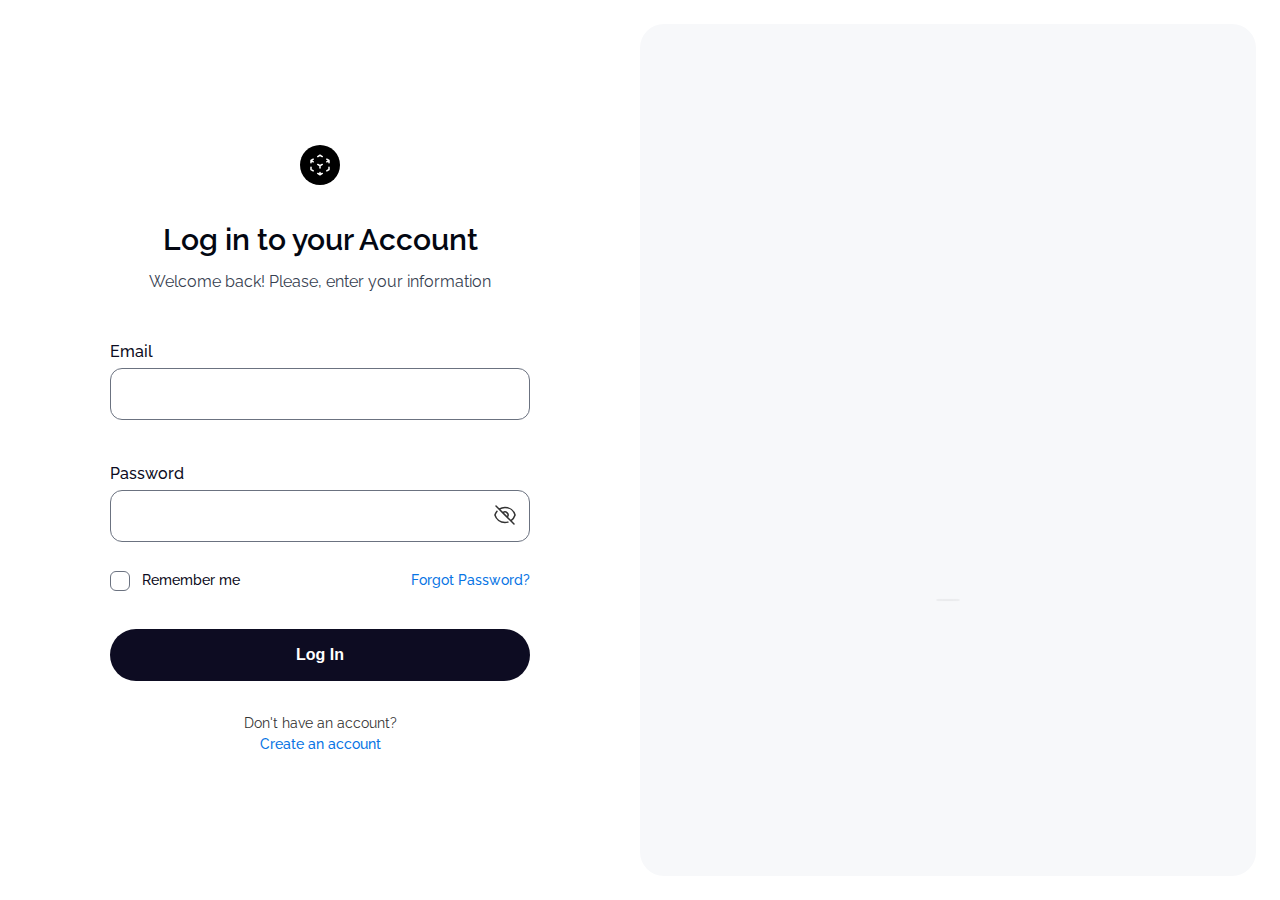
<file: LES PLATEFORMES/plateforme client/index_formulaire.html>
<!DOCTYPE html>
<html lang="en" >
<head>
  <meta charset="UTF-8">
  <title>CodePen - Login form</title>
  <link rel="stylesheet" href="./style.css">

</head>
<body>
<!-- partial:index.partial.html -->
<main>
        <section class="form">
            <div class="logo">
                <svg xmlns="http://www.w3.org/2000/svg" fill="none" viewBox="0 0 24 24" stroke-width="1.5" stroke="currentColor">
                    <path stroke-linecap="round" stroke-linejoin="round" d="M21 7.5l-2.25-1.313M21 7.5v2.25m0-2.25l-2.25 1.313M3 7.5l2.25-1.313M3 7.5l2.25 1.313M3 7.5v2.25m9 3l2.25-1.313M12 12.75l-2.25-1.313M12 12.75V15m0 6.75l2.25-1.313M12 21.75V19.5m0 2.25l-2.25-1.313m0-16.875L12 2.25l2.25 1.313M21 14.25v2.25l-2.25 1.313m-13.5 0L3 16.5v-2.25" />
                </svg>      
            </div>
            <h1 class="form__title">Log in to your Account</h1>
            <p class="form__description">Welcome back! Please, enter your information</p>

            <form>
                <label class="form-control__label">Email</label>
                <input type="email" class="form-control">
        
                <label class="form-control__label">Password</label>
                <div class="password-field">
                    <input type="password" class="form-control" minlength="4" id="password">
                    <svg xmlns="http://www.w3.org/2000/svg" fill="none" viewBox="0 0 24 24" stroke-width="1.5" stroke="currentColor">
                        <path stroke-linecap="round" stroke-linejoin="round" d="M3.98 8.223A10.477 10.477 0 001.934 12C3.226 16.338 7.244 19.5 12 19.5c.993 0 1.953-.138 2.863-.395M6.228 6.228A10.45 10.45 0 0112 4.5c4.756 0 8.773 3.162 10.065 7.498a10.523 10.523 0 01-4.293 5.774M6.228 6.228L3 3m3.228 3.228l3.65 3.65m7.894 7.894L21 21m-3.228-3.228l-3.65-3.65m0 0a3 3 0 10-4.243-4.243m4.242 4.242L9.88 9.88" />
                    </svg>
                </div>
                <div class="password__settings">
                    <label class="password__settings__remember">
                        <input type="checkbox">
                        <span class="custom__checkbox">
                            <svg xmlns="http://www.w3.org/2000/svg" fill="none" viewBox="0 0 24 24" stroke-width="2" stroke="currentColor" class="w-6 h-6">
                                <path stroke-linecap="round" stroke-linejoin="round" d="M4.5 12.75l6 6 9-13.5" />
                            </svg>                              
                        </span>
                        Remember me
                    </label>
        
                    <a href="#">Forgot Password?</a>
                </div>
        
                
            </form><form action="index.html">
              <button type="submit" class="form__submit">Log In</button>
            </form>
        
            <p class="form__footer">
                Don't have an account?<br> <a href="#">Create an account</a>
            </p>
        </section>
        
        
        <section class="form__animation">
            <div id="ball">
                <div class="ball">
                    <div id="face">
                        <div class="ball__eyes">
                            <div class="eye_wrap"><span class="eye"></span></div>
                            <div class="eye_wrap"><span class="eye"></span></div>
                        </div>
                        <div class="ball__mouth"></div>
                    </div>
                </div>
              </div>
              <div class="ball__shadow"></div>
        </section>
    </main>
<!-- partial -->
 <style>
    @import url('https://fonts.googleapis.com/css2?family=Poppins:ital,wght@0,100;0,400;0,500;0,600;0,700;1,100&display=swap');

:root {
  font-family: 'Poppins', sans-serif;
  line-height: 1.5;
  font-weight: 400;

  color-scheme: #000;
  background-color: #242424;

  font-synthesis: none;
  text-rendering: optimizeLegibility;
}

* {
  box-sizing: border-box;
}

body {
  width: 100vw;
  height: 100vh;
  background: #fff;
  padding: 0;
  margin: 0;
}

main {
  height: 100%;
  display: grid;
  grid-template-columns: repeat(2, minmax(0, 1fr));
  padding: 24px;
}

section {
  display: flex;
  flex-direction: column;
  align-items: center;
  justify-content: center;
}

.form {
  padding-right: 24px;
}

.form__title {
  text-align: center;
  color: #030712;
  font-weight: 600;
  font-size: 30px;
  margin: 0 0 8px;
}

.form__description {
  color: #374151;
  text-align: center;
  margin: 0 0 32px;
}

.form__animation {
  background-color: #f7f8fa;
  border-radius: 24px;
  overflow: hidden;
}

.logo {
  width: 40px;
  height: 40px;
  border-radius: 100%;
  background: #000;
  color: #fff;
  display: flex;
  align-items: center;
  justify-content: center;
  margin-bottom: 32px;
}

.logo svg {
  width: 24px;
  height: 24px;
}

form {
  width: 100%;
  max-width: 420px;
}

.form-control__label {
  display: block;
  margin: 14px 0 4px;
  color: #0d0c22;
  font-weight: 500;
}

.form-control {
  height: 52px;
  display: block;
  width: 100%;
  border: 1px solid #6b7280;
  padding: 18px 20px;
  transition: outline 200ms ease, box-shadow 200ms ease;
  border-radius: 12px;
  outline: none;
  background-color: #fff;
  color: #0d0c22;
  margin-bottom: 28px;
  font-size: 16px;
}

.form-control:focus {
  border-color: #0d0c22;
  box-shadow: 0 0 0 4px rgb(0 0 0 / 10%);
}

.form-control:user-invalid {
  border-color: #dc2626;
}

.form-control:user-invalid:focus {
  border-color: #dc2626;
  box-shadow: 0 0 0 4px rgb(220, 38, 38, .1);
}

.password-field {
  position: relative;
}

.password-field svg {
  position: absolute;
  width: 24px;
  height: 24px;
  right: 13px;
  top: 13px;
}

.form__submit {
  height: 52px;
  width: 100%;
  display: block;
  background: #0d0c22;
  border-radius: 100px;
  border: none;
  color: #fff;
  font-weight: 600;
  font-size: 16px;
  cursor: pointer;
  transition: .2s;
}

.form__submit:hover {
  box-shadow: 0 -1px 10px rgba(13,12,34, 0.3);
}

.password__settings {
  display: flex;
  justify-content: space-between;
  margin-bottom: 28px;
}

.password__settings__remember {
  font-size: 14px;
  color: #0d0c22;
  font-weight: 500;
  display: flex;
  align-items: center;
  cursor: pointer;
}

.password__settings__remember input {
  width: 0;
  height: 0;
  opacity: 0;
  margin: 0;
}

.custom__checkbox {
  width: 20px;
  height: 20px;
  border-radius: 6px;
  border: 1px solid #6b7280;
  margin-right: 12px;
  display: flex;
  align-items: center;
  justify-content: center;
  transition: .2s;
}

.custom__checkbox svg {
  transform: scale(0);
  width: 16px;
  height: 16px;
}

input:focus + .custom__checkbox {
  border-color: #0d0c22;
  box-shadow: 0 0 0 4px rgb(0 0 0 / 10%);
}

input:checked + .custom__checkbox svg {
  transform: scale(1);
}

a {
  font-size: 14px;
  color: #0875e4;
  font-weight: 500;
  text-decoration: none;
}

.form__footer {
  font-size: 14px;
  text-align: center;
  margin: 32px 0 0;
}

.ball {
  width: 300px;
  height: 300px;
  padding: 1px;
  border-radius: 100%;
  background: #0875e4;
  animation: bounce 3s ease-out forwards;
  transform: translateY(calc(-50vh - 116px));
}

@keyframes bounce {
  5% {
    height: 300px;
    width: 300px;
  }
  10% {
    height: 300px;
    width: 280px;
  }
  15% {
    height: 280px;
    width: 320px;
    transform: translateY(0);
  }
  20%{
    height: 300px;
    width: 320px;
  }
  25% {
     transform: translateY(-200px);
  }
  30% {
    height: 300px;
    width: 300px;
  }
  35% {
    height: 300px;
    width: 280px;
  }
  40% {
    height: 280px;
    width: 320px;
    transform: translateY(0);
  }
  45%{
    height: 300px;
    width: 320px;
  }
  50% {
     transform: translateY(-160);
  }
  55% {
    height: 300px;
    width: 300px;
  }
  60% {
    height: 300px;
    width: 280px;
  }
  65% {
    height: 280px;
    width: 320px;
    transform: translateY(0);
  }
  70%{
    height: 300px;
    width: 320px;
  }
  75% {
     transform: translateY(-60px);
  }
  80% {
    height: 300px;
    width: 280px;
  }
  85% {
    height: 280px;
    width: 320px;
    transform: translateY(-20px);
  }
  90%{
    height: 300px;
    width: 320px;
  }
  100% {
     transform: translateY(0);
  }
}

.ball__eyes {
  display: flex;
  gap: 60px;
  margin-top: 50px;
  justify-content: center;
}

.eye {
  background: #fff;
  width: 30px;
  height: 30px;
  border-radius: 100%;
  padding: 3px;
  display: block;
}

.eye:before {
  content: "";
  width: 15px;
  height: 15px;
  background: #000;
  border-radius: 100%;
  display: block;
}

.ball__mouth {
  width: 30px;
  height: 30px;
  border-radius: 100%;
  background: #000;
  margin: 10px auto;
  clip-path: polygon(100% 50%, 100% 100%, 0 100%, 0 50%);
  transition: .3s;
}

.eye_wrap {
  overflow: hidden;
  animation: blink 5s infinite;
  width: 30px;
  height: 30px;
  transition: .3s;;
}

#face, #ball {
  transition: .3s;
}

#ball.sad .eye_wrap:first-child {
  clip-path: polygon(67% 0, 100% 0, 100% 50%, 100% 100%, 0 100%, 0% 50%);
}

#ball.sad .eye_wrap:last-child {
  clip-path: polygon(0 0, 43% 0, 100% 50%, 100% 100%, 0 100%, 0% 50%);
}

#ball.sad .ball__mouth {
  transform: scaleY(-1.05);
}

#ball.sad {
  animation: shake 1.5s;
}

@keyframes shake {
  0% {
      transform: rotateY(0);
  }
  25% {
      transform: rotateY(-15deg);
  }
  50% {
      transform: rotateY(15deg);
  }
  100% {
      transform: rotateY(0);
  }
}

@keyframes blink {
  0%, 100% {
      transform: scale(1, .05);
  }
  5%,
  95% {
      transform: scale(1, 1);
  }
}

.ball__shadow {
  background: rgb(0 0 0 / 5%);
  box-shadow: 0 0 10px rgb(0 0 0 / 6%);
  height: 20px;
  width: 240px;
  border-radius: 50%;
  transform: scale(0.1);
  animation: shrink 3s forwards;
}

@keyframes shrink {
  5%, 25%, 50%, 75% {
    transform: scale(0.1);
  }
  15%, 40%, 65%, 100% {
    transform: scale(1.1);
  }
}

#ball.look_at {
  transform: rotate(-17deg);
}

@media (max-width: 768px) {
  .form__animation {
    position: fixed;
    background: none;
    right: 0;
    bottom: 0;
  }

  .form__title {
    font-size: 28px;
  }

  .ball {
    width: 100px;
    height: 100px;
    animation: roll_out 1s ease-out forwards;
    transform: translate(103px, 0);
  }

  @keyframes roll_out {
    0% {
      transform: translate(103px, 0) rotate(0);
    }
    100% {
      transform: translate(0, 0) rotate(-360deg);
    }
  }

  .ball__eyes {
    gap: 12px;
    margin-top: 24px;
  }

  .ball__mouth {
    width: 20px;
    height: 20px;
    margin: -1px auto;
  }

  .eye, .eye_wrap {
    width: 20px;
    height: 20px;
  }
  .eye:before {
    width: 10px;
    height: 10px;
  } 

  .ball__shadow {
    display: none;
  }

  main {
    display: block;
    padding: 40px 16px;
  }

  .form {
    padding: 0;
    height: 100%;
  }

  .form__description {
    margin-bottom: 16px;
  }
  
  #face {
    transform: none !important;
  }
}
 </style>
  
  <script>
    const passwordField = document.getElementById("password")

    const handleMouseMove = event => {
        if (!document.querySelector("#password:is(:focus)") && !document.querySelector("#password:is(:user-invalid)")) {
            const eyes = document.getElementsByClassName('eye')
      
            for (let eye of eyes) {
                   const x = eye.getBoundingClientRect().left + 10;
                   const y = eye.getBoundingClientRect().top + 10;
                   const rad = Math.atan2(event.pageX - x, event.pageY - y);
                   const rot = (rad * (180 / Math.PI) * -1) + 180;
            
                   eye.style.transform = `rotate(${rot}deg)`;
                }
        }
    }
    
    const handleFocusPassword = event => {
        document.getElementById('face').style.transform = 'translateX(30px)'
        const eyes = document.getElementsByClassName('eye')
    
        for (let eye of eyes) {
            eye.style.transform = `rotate(100deg)`;
         }
    }
    
    const handleFocusOutPassword = event => {
        document.getElementById('face').style.transform = 'translateX(0)'
        if(event.target.checkValidity()) {
            document.getElementById('ball').classList.toggle('sad')
        } else {
            document.getElementById('ball').classList.toggle('sad')
            const eyes = document.getElementsByClassName('eye')
      
            for (let eye of eyes) {
                   eye.style.transform = `rotate(215deg)`;
                }
        }
    }

    
    
    document.addEventListener("mousemove", event => handleMouseMove(event))
    passwordField.addEventListener('focus', event => handleFocusPassword(event))
    passwordField.addEventListener('focusout', event => handleFocusOutPassword(event))
    
    document.getElementById('submit').addEventListener("mouseover", event => document.getElementById('ball').classList.toggle('look_at'))
    document.getElementById('submit').addEventListener("mouseout", event => document.getElementById('ball').classList.toggle('look_at'))

    document.getElementById("loginForm").addEventListener("submit", function(event) {
      event.preventDefault(); // Pour empêcher l'envoi du formulaire par défaut
      window.location.href = "index.html"; // Redirection vers index.html
    });
  </script>

</body>
</html>
</file>
<file: LES PLATEFORMES/plateforme client/style.css>
@import url("https://fonts.googleapis.com/css2?family=Raleway:wght@100;200;300;400;500;600;700;800;900&display=swap");

body {
    font-family: Arial, sans-serif;
    background-color: #f0f8ff;
    color: #333;
    margin: 0;
    padding: 0;
}
  
.container {
    display: flex;
    height: 100vh;
    box-shadow: 0 0 10px rgba(233, 8, 8, 0.1);
    overflow-y: auto;
    max-height: 90vh;
}
  
.sidebar {
    background-color: #1e90ff;
    color: white;
    padding: 20px;
    width: 250px;
    height: 620px;
    box-shadow: 2px 0 5px rgba(217, 250, 33, 0.1);
  
}
  
.sidebar h2 {
    margin-top: 0;
}
  
.sidebar ul {
    list-style-type: none;
    padding: 0;
}
  
.sidebar ul li {
    margin: 10px 0;
    
}
  
.sidebar ul li a {
    color: yellow;
    text-decoration: none;
    cursor: pointer; 
    display: block;
    padding: 7px;
    background-color: #1e90ff;
    border-radius: 4px;
    transition: background-color 0.3s ease;
}
  
.sidebar ul li a:hover {
    background-color:#0b151f ;
}
.sidebar a.active,
  .sidebar a:hover {
      background-color: #053f81; /* Change to your desired background color */
}
  
.content{
    flex-grow: 1;
    padding: 20px;
    background-color: #fff;
    display: none;
}
.content.active{
    display: block;
}
  
  
@keyframes scroll-left {
    from {
        transform: translateX(100%); /* Start the text off-screen on the right */
    }
    to {
        transform: translateX(-100%); /* Move the text off-screen on the left */
    }
}
  
  
.main-content {
    flex-grow: 1;
    padding: 20px;
    overflow-y: auto;
}
  
.hidden {
    display: none;
}
  
table {
    width: 100%;
    border-collapse: collapse;
    margin-top: 20px;
}
  
table, th, td {
    border: 1px solid #ccc;
}
  
th, td {
    padding: 10px;
    text-align: left;
}
  
th {
    background-color: #1e90ff;
    color: white;
}
  
button {
    background-color: #1e90ff;
    color: white;
    border: none;
    padding: 10px 20px;
    cursor: pointer;
    margin-top: 10px;
}
  
button:hover {
    background-color: #0c74d4;
}
  
form {
    display: flex;
    flex-direction: column;
}
  
form.form-grid {
    display: grid;
    grid-template-columns: 1fr 1fr;
    gap: 20px;
}
  
form.form-grid label {
    margin: 10px 0 5px;
}
  
form.form-grid input, form.form-grid textarea {
    padding: 10px;
    border: 1px solid #ccc;
    border-radius: 5px;
}
  
form.form-grid textarea {
    resize: vertical;
    grid-column: span 2;
}
  
form.form-grid button {
    grid-column: span 2;
    align-self: flex-start;
}
  
.notification {
    background-color: #4caf50;
    color: white;
    padding: 15px;
    margin-bottom: 20px;
    border-radius: 5px;
    position: absolute;
    top: 20px;
    right: 20px;
    z-index: 1000;
}
  
input[type="text"] {
    padding: 10px;
    border: 1px solid #ccc;
    border-radius: 5px;
    width: 100%;
    margin-bottom: 20px;
}
#historique-form, #historique-list {
    flex: 1;
    padding: 30px;
    background-color: #fff;
    box-shadow: 0 0 10px rgba(0, 0, 0, 0.1);
    border-radius: 8px;
}
  
  h2 {
    border-bottom: 2px solid #007BFF;
    padding-bottom: 10px;
    margin-bottom: 20px;
    color: #333;
  }
  
  .form-grid {
    display: grid;
    grid-template-columns: 1fr 2fr;
    gap: 15px;
  }
  
  .form-grid label {
    margin-bottom: 5px;
    font-weight: bold;
  }
  
  .form-grid input, .form-grid textarea {
    width: 100%;
    padding: 10px;
    border: 1px solid #ddd;
    border-radius: 4px;
  }
  
  .form-grid textarea {
    resize: vertical;
    height: 100px;
  }
  
  /* Ajoutez ce CSS à votre fichier styles.css ou dans une balise <style> dans le <head> */
  .timeline {
    display: flex;
    flex-direction: row;
    justify-content: space-between;
    align-items: center;
    margin-top: 20px;
    padding: 0;
    list-style-type: none;
  }
  
  .timeline-item {
    text-align: center;
    flex: 1;
    position: relative;
    padding: 10px;
  }
  
  .timeline-item:not(:last-child)::after {
    content: '→'; /* ou utilisez une icône de flèche */
    position: absolute;
    right: -20px;
    top: 50%;
    transform: translateY(-50%);
    color: #000;
    font-size: 24px;
  }
  
  .timeline-item input[type="checkbox"] {
    margin-top: 10px;
  }
  
  .timeline-item input[type="date"] {
    width: 100%;
    margin-bottom: 5px;
  }
  
  
  button {
    padding: 10px 15px;
    border: none;
    border-radius: 4px;
    color: #fff;
    background-color: #007BFF;
    font-size: 1em;
    cursor: pointer;
    margin-right: 10px;
  }
  
  button[type="reset"] {
    background-color: #6c757d;
  }
  
  button:hover {
    opacity: 0.9;
  }
  
  button:active {
    opacity: 0.8;
  }
  
  table {
    width: 100%;
    border-collapse: collapse;
    margin-top: 20px;
  }
  
  th, td {
    border: 1px solid #ddd;
    padding: 10px;
    text-align: left;
  }
  
  th {
    background-color: #f4f4f4;
    color: #333;
  }
  
  tr:nth-child(even) {
    background-color: #f9f9f9;
  }
  
  .hidden {
    display: none;
  }

   :root {
    --primary-color: #6eb0ec;
    --text-dark: #111827;
    --text-light: #6b7280;
    --white: #ffffff;
    --max-width: 1200px;
  }
  
  *{
    padding: 0;
    margin: 0;
    box-sizing: border-box;
  }
  
  img {
    display: flex;
    width: 100%;
  }
  
  a {
    text-decoration: none;
    transition: 0.3s;
  }
  
  body {
    font-family: "Raleway", sans-serif;
  }
  
  nav {
    max-width: var(--max-width);
    margin-inline: auto;
    padding: 1rem;
    display: flex;
    flex-direction: column;
    align-items: center;
    justify-content: space-between;
    gap: 2rem 1rem;
    border-bottom: 1px solid var(--text-light);
  }
  
  .nav__logo {
    display: flex;
    align-items: center;
    gap: 0.5rem;
    font-size: 1.5rem;
    font-weight: 700;
    color: var(--primary-color);
  }
  
  .nav__logo div {
    width: 40px;
    aspect-ratio: 1;
    display: grid;
    place-content: center;
    font-size: 1.5rem;
    line-height: 1rem;
    color: var(--white);
    background-color: var(--primary-color);
    border-radius: 100%;
  }
  
  .nav__socials {
    list-style: none;
    display: flex;
    align-items: center;
    justify-content: center;
    gap: 1rem;
  }
  
  .nav__socials a {
    padding: 5px 7px;
    font-size: 1.5rem;
    color: var(--text-dark);
    background-color: #efeaee;
    border-radius: 100%;
  }
  
  .nav__socials a:hover {
    color: var(--white);
    background-color: var(--text-light);
  }
  
  .nav__contact {
    display: flex;
    align-items: center;
    justify-content: center;
    gap: 1rem;
  }
  
  .nav__contact__card {
    display: flex;
    align-items: center;
    gap: 0.5rem;
  }
  
  .nav__contact__card span {
    font-size: 2rem;
    color: var(--primary-color);
  }
  
  .nav__contact__card p {
    margin-bottom: 5px;
    font-size: 0.9rem;
    font-weight: 600;
    color: var(--text-light);
  }
  
  .nav__contact__card h4 {
    font-size: 1rem;
    font-weight: 700;
    color: var(--text-dark);
  }
  
  .header__container {
    max-width: var(--max-width);
    margin: auto;
    padding: 2rem 1rem;
    display: grid;
    gap: 2rem;
    text-align: center;
  }
  
  .header__container h1 {
    margin-bottom: 1rem;
    font-size: 4rem;
    font-weight: 700;
    line-height: 5rem;
    color: var(--text-dark);
  }
  
  .header__container h1 span {
    color: var(--primary-color);
  }
  
  .header__container p {
    margin-bottom: 2rem;
    font-size: 1rem;
    font-weight: 500;
    line-height: 1.75rem;
  }
  
  .header__container form {
    display: flex;
    align-items: center;
    justify-content: space-between;
    flex-direction: column;
    gap: 1rem 0;
    background-color: #f6f4f7;
    border-radius: 10px;
  }
  
  .header__container .input__row {
    padding: 1rem;
    display: flex;
    align-items: center;
    gap: 1rem;
    flex: 1;
  }
  
  .header__container .input__group {
    display: flex;
    align-items: center;
    gap: 10px;
  }
  
  .header__container .input__group span {
    color: var(--text-dark);
  }
  
  .header__container input {
    width: 100%;
    outline: none;
    border: none;
    font-size: 1rem;
    background-color: transparent;
  }
  
  .header__container button {
    width: 100%;
    padding: 1rem 2rem;
    outline: none;
    border: none;
    font-size: 1rem;
    white-space: nowrap;
    color: var(--white);
    background-color: var(--primary-color);
    border-radius: 10px;
    cursor: pointer;
  }
  
  @media (width > 540px) {
    .nav__contact {
      gap: 2rem;
    }
  
    .nav__contact__card {
      gap: 1rem;
    }
  }
  
  @media (width > 768px) {
    nav {
      padding: 2rem 1rem;
      flex-direction: row;
    }
  
    .nav__logo {
      flex: 1;
    }
  
    .nav__contact {
      flex: 1;
      justify-content: flex-end;
    }
  
    .header__container {
      grid-template-columns: repeat(2, 1fr);
      align-items: center;
      text-align: left;
    }
  
    .header__image {
      grid-area: 1/2/2/3;
    }
  }
  
  @media (width > 1024px) {
    .header__container form {
      flex-direction: row;
    }
  
    .header__container button {
      width: fit-content;
    }
}
.scrolling-message {
    overflow: hidden;
    white-space: nowrap;
    position: relative;
    width: 100%; /* Ensure it takes the full width of the container */
    background-color: #f8f9fa;
    padding: 10px;
    border: 1px solid #ddd;
    box-sizing: border-box; /* Include padding and border in the width calculation */
  }
  
  .message-content {
    display: inline-block;
    white-space: nowrap;
    animation: scroll-left 110s linear infinite;
    padding-right: 100%; /* Add extra space to ensure smooth scrolling */
  }
  
  .deadline {
    color: red; /* Text in red */
    font-weight: bold;
  }
</file>
